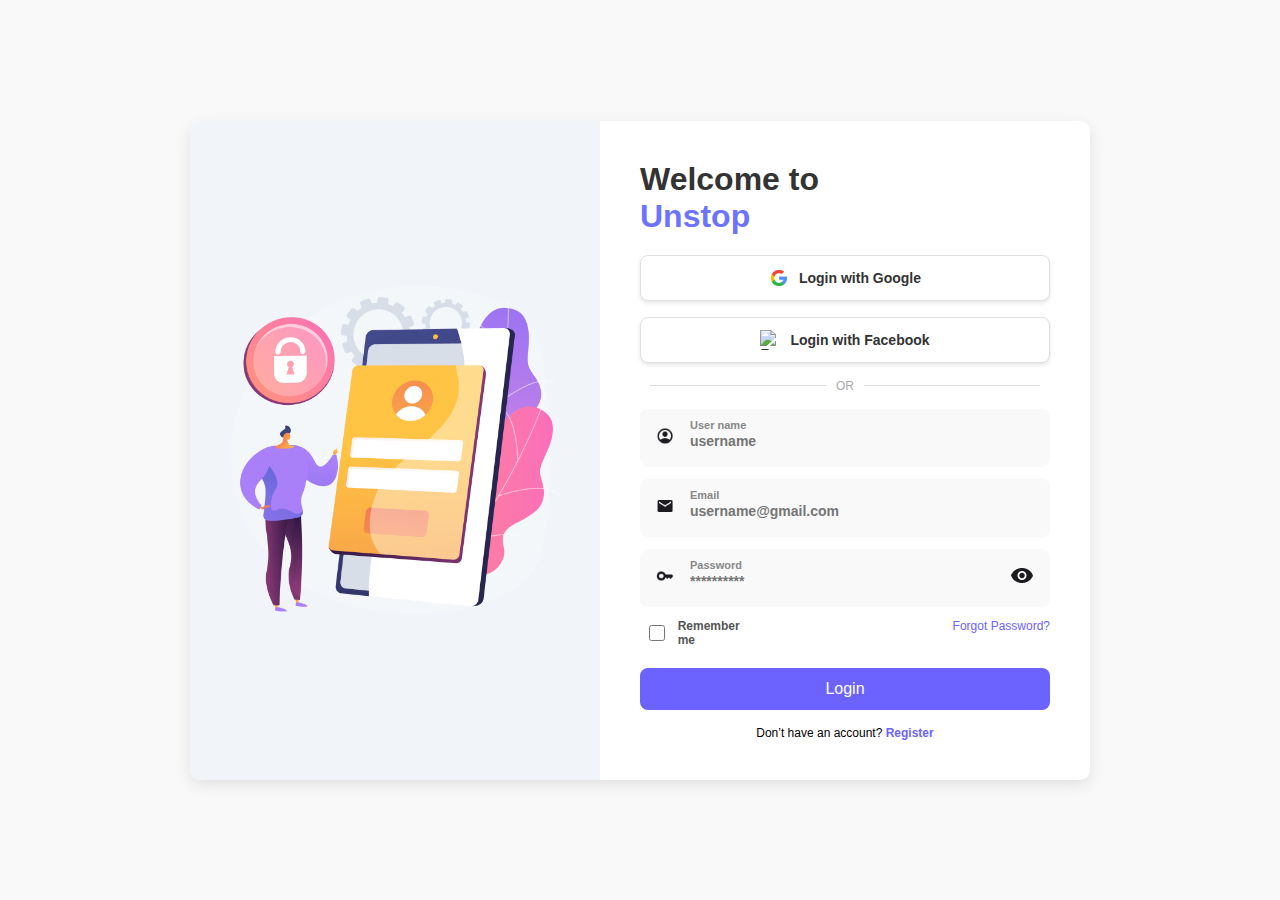
<file: index.html>
<!DOCTYPE html>
<html lang="en">
<head>
    <meta charset="UTF-8">
    <meta name="viewport" content="width=device-width, initial-scale=1.0">
    <title>Login Page</title>
    <link rel="stylesheet" href="styles.css">
</head>
<body>
    <div class="container">
        <!-- Left Section -->
        <div class="left-section">
            <img src="./assets/Illustration.png" alt="Login Illustration" />
        </div>

        <!-- Right Section -->
        <div class="right-section">
            <h1>Welcome to <br><span class="brand-name">Unstop</span></h1>
            
    <div class="social-login-container">
        <!-- Google Login Button -->
        <button class="social-btn google-btn">
            <img src="./assets/Frame 1116607310.png" alt="Google Icon" class="social-icon">
            Login with Google
        </button>

        <!-- Facebook Login Button -->
        <button class="social-btn facebook-btn">
            <img src="./assets/Vector.png" alt="Facebook Icon" class="social-icon">
            Login with Facebook
        </button>

        <!-- OR Separator -->
        <div class="separator">
            <hr class="line">
            <span>OR</span>
            <hr class="line">
        </div>
    </div>
            <!-- Login Form -->
            <div class="form-container">
                <form class="login-form" id="login-form">
                    <!-- Username Field -->
                    <div class="input-group">
                        <span class="icon">
                            <img src="./assets/account_circle.png" alt="User Icon">
                        </span>
                        <div class="input-label">User name</div>
                        <input type="text" id="username" placeholder="username">
                    </div>
        
                    <!-- Email Field -->
                    <div class="input-group">
                        <span class="icon">
                            <img src="./assets/mail.png" alt="Email Icon">
                        </span>
                        <div class="input-label">Email</div>
                        <input type="email"  id="email" placeholder="username@gmail.com">
                    </div>
        
                    <!-- Password Field -->
                    <div class="input-group">
                        <span class="icon">
                            <img src="./assets/key.png" alt="Password Icon">
                        </span>
                        <div class="input-label">Password</div>
                        <input type="password" id="password" placeholder="**********">
                        <span class="eye-icon"><img src="./assets/visibility.png" alt=""></span>
                    </div>
        
                    <!-- Remember me & Forgot Password -->
                    <div class="options">
                        <label>
                            <input type="checkbox"> Remember me
                        </label>
                        <a href="#" class="forgot-password">Forgot Password?</a>
                    </div>
        
                    <!-- Login Button -->
                    <button type="submit" id="submit" class="login-btn">Login</button>
        
                    <!-- Register Link -->
                    <div class="register-link">
                        Don’t have an account? <a href="#">Register</a>
                    </div>
                </form>
            </div>

        </div>
          
    </div>

    <script src="script.js"></script>
</body>
</html>
</file>
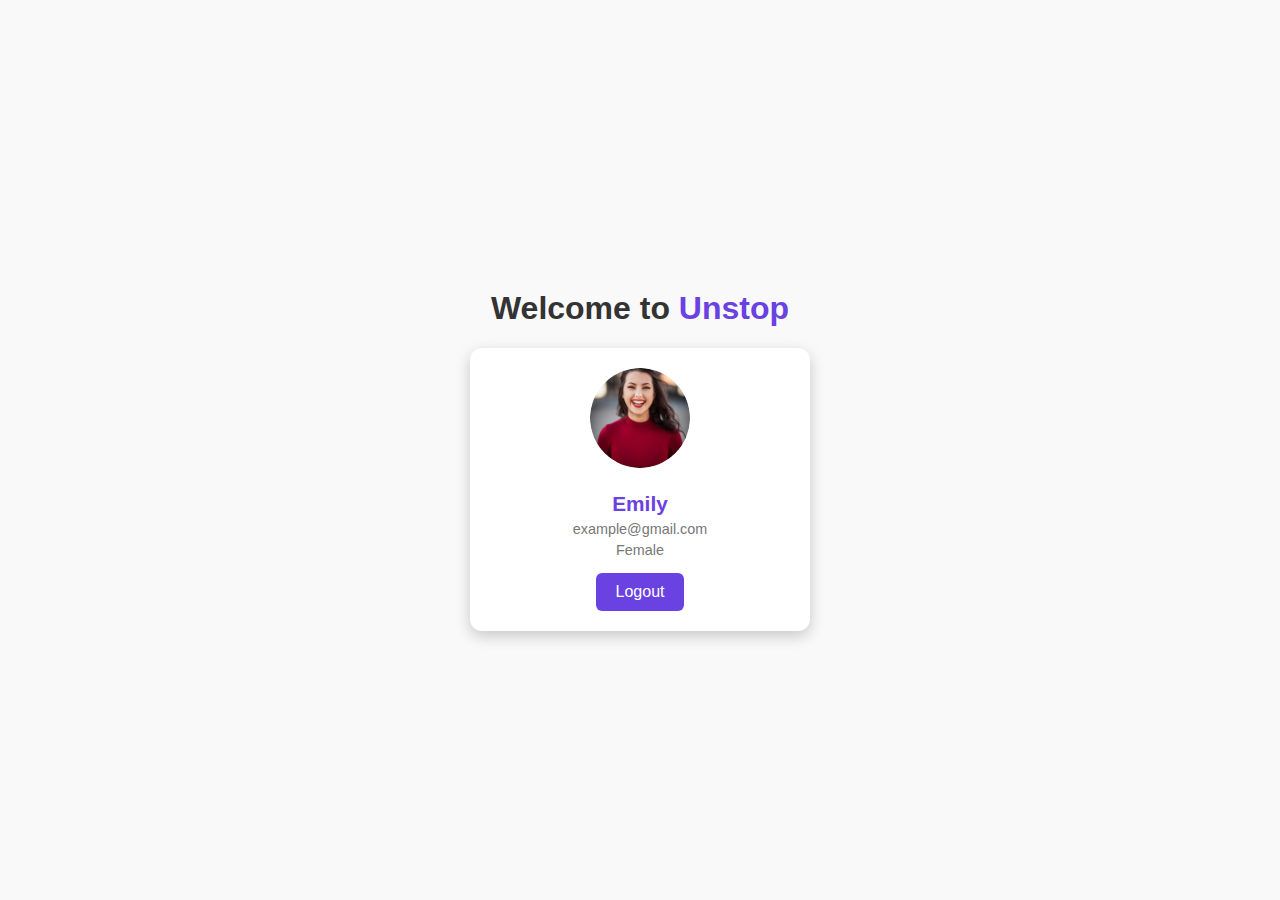
<file: home.html>
<!DOCTYPE html>

<html lang="en">

<head>

    <meta charset="UTF-8">

    <meta name="viewport" content="width=device-width, initial-scale=1.0">

    <title>Welcome Page</title>

    <link rel="stylesheet" href="homeStyle.css">

</head>

<body>

    <div class="container">

        <h1>Welcome to <span class="brand">Unstop</span></h1>

        <div class="card">

            <img src="Frame 1116607307.png" alt="Profile Image" class="profile-img">

            <h2 class="name">Emily</h2>

            <p class="email">example@gmail.com</p>

            <p class="gender">Female</p>

            <button class="logout-btn" onclick="logout()">Logout</button>

        </div>

    </div>

    <script src="script.js"></script>

</body>

</html>
</file>
<file: homeStyle.css>
/* General Styles */
body {
    margin: 0;
    font-family: Arial, sans-serif;
    background-color: #f9f9f9;
    color: #333;
    display: flex;
    justify-content: center;
    align-items: center;
    height: 100vh;
}

.container {
    text-align: center;
}

.brand {
    font-weight: bold;
    color: #6a42e1;
}

/* Card Styles */
.card {
    background: #fff;
    border-radius: 12px;
    box-shadow: 0px 5px 15px rgba(0, 0, 0, 0.2);
    width: 300px;
    padding: 20px;
    margin: 0 auto;
    text-align: center;
}

.profile-img {
    width: 100px;
    height: 100px;
    border-radius: 50%;
    margin: 0 auto 10px;
}

.name {
    margin: 10px 0 5px;
    font-size: 1.3rem;
    color: #6a42e1;
}

.email,
.gender {
    font-size: 0.9rem;
    color: #777;
    margin: 5px 0;
}

/* Button */
.logout-btn {
    background-color: #6a42e1;
    color: white;
    border: none;
    padding: 10px 20px;
    border-radius: 6px;
    cursor: pointer;
    font-size: 1rem;
    margin-top: 10px;
    transition: background-color 0.3s ease;
}

.logout-btn:hover {
    background-color: #5736b3;
}
</file>
<file: styles.css>
/* Reset and General Styles */
* {
  margin: 0;
  padding: 0;
  box-sizing: border-box;
  font-family: Arial, sans-serif;
}

body {
  display: flex;
  justify-content: center;
  align-items: center;
  min-height: 100vh;
  background-color: #f9f9f9;
}

/* Container */
.container {
  display: flex;
  background-color: #fff;
  width: 900px;
  border-radius: 10px;
  box-shadow: 0px 5px 15px rgba(0, 0, 0, 0.1);
  overflow: hidden;
}

/* Left Section */
.left-section {
  background-color: #f1f5f9;
  display: flex;
  justify-content: center;
  align-items: center;
  flex: 1;
}

.left-section img {
  max-width: 80%;
}

/* Right Section */
.right-section {
  flex: 1;
  padding: 40px;
}

h1 {
  font-size: 2em;
  color: #333;
  margin-bottom: 20px;
}

.brand-name {
  color: #6b73ff;
}


/* Container */
.social-login-container {
  width: 100%;
  text-align: center;
}

/* Social Buttons */
.social-btn {
  display: flex;
  align-items: center;
  justify-content: center;
  background-color: #ffffff;
  border: 1px solid #e0e0e0;
  border-radius: 8px;
  box-shadow: 0 2px 4px rgba(0, 0, 0, 0.1);
  padding: 12px;
  font-size: 14px;
  font-weight: bold;
  color: #333;
  margin-bottom: 16px;
  cursor: pointer;
  width: 100%;
}

.social-btn img.social-icon {
  width: 20px;
  height: 20px;
  margin-right: 10px;
}

.google-btn:hover, .facebook-btn:hover {
  background-color: #f9f9f9;
}


.facebook-btn img {
  content: url('https://upload.wikimedia.org/wikipedia/commons/6/6c/Facebook_Logo_2023.png');
}

/* Separator */
.separator {
  display: flex;
  align-items: center;
  justify-content: center;
  margin: 16px 0;
  color: #aaa;
  font-size: 12px;
}

.separator .line {
  flex: 1;
  height: 1px;
  background-color: #ddd;
  border: none;
  margin: 0 10px;
}


/* Form */
form .form-group {
  margin-bottom: 15px;
}

label {
  display: block;
  margin-bottom: 5px;
  font-weight: bold;
  color: #555;
}

input {
  width: 100%;
  height:16px;
  padding: 16px;
  border: 1px solid #ddd;
  border-radius: 5px;
  transition: border 0.3s;
}

input:focus {
  border-color: #6b73ff;
  outline: none;
}

.login-form .input-group {
  display: flex;
  align-items: center;
  background-color: #f9f9f9;
  border-radius: 8px;
  padding: 10px 16px;
  margin-bottom: 12px;
  position: relative;
}

.input-group .icon img {
  height: 18px;
}

.input-group .input-label {
  font-size: 11px;
  font-weight:bold;
  color: #888;
  position: absolute;
  top:10px;
  left: 50px;
}

.input-group input {
  border: none;
  outline: none;
  width: 100%;
  background: transparent;
  font-size: 14px;
  font-weight:700;
  margin-top:6px;
}

.eye-icon {
  position: absolute;
  right: 16px;
  font-size: 14px;
  cursor: pointer;
  color: #666;
}

.options {
  display: flex;
  justify-content: space-between;
  font-size: 12px;
  margin: 8px 0 16px;
}

.options label {
  display: flex;
  align-items: center;
  gap: 4px;
}

.options .forgot-password {
  text-decoration: none;
  color: #6c63ff;
}

.login-btn {
  background-color: #6c63ff;
  color: #ffffff;
  border: none;
  border-radius: 8px;
  padding: 12px;
  font-size: 16px;
  cursor: pointer;
  width: 100%;
}

.register-link {
  text-align: center;
  margin-top: 16px;
  font-size: 12px;
}

.register-link a {
  color: #6c63ff;
  text-decoration: none;
  font-weight: bold;
}

.login-btn:hover, .register-link a:hover, .forgot-password:hover {
  opacity: 0.8;
}
</file>
